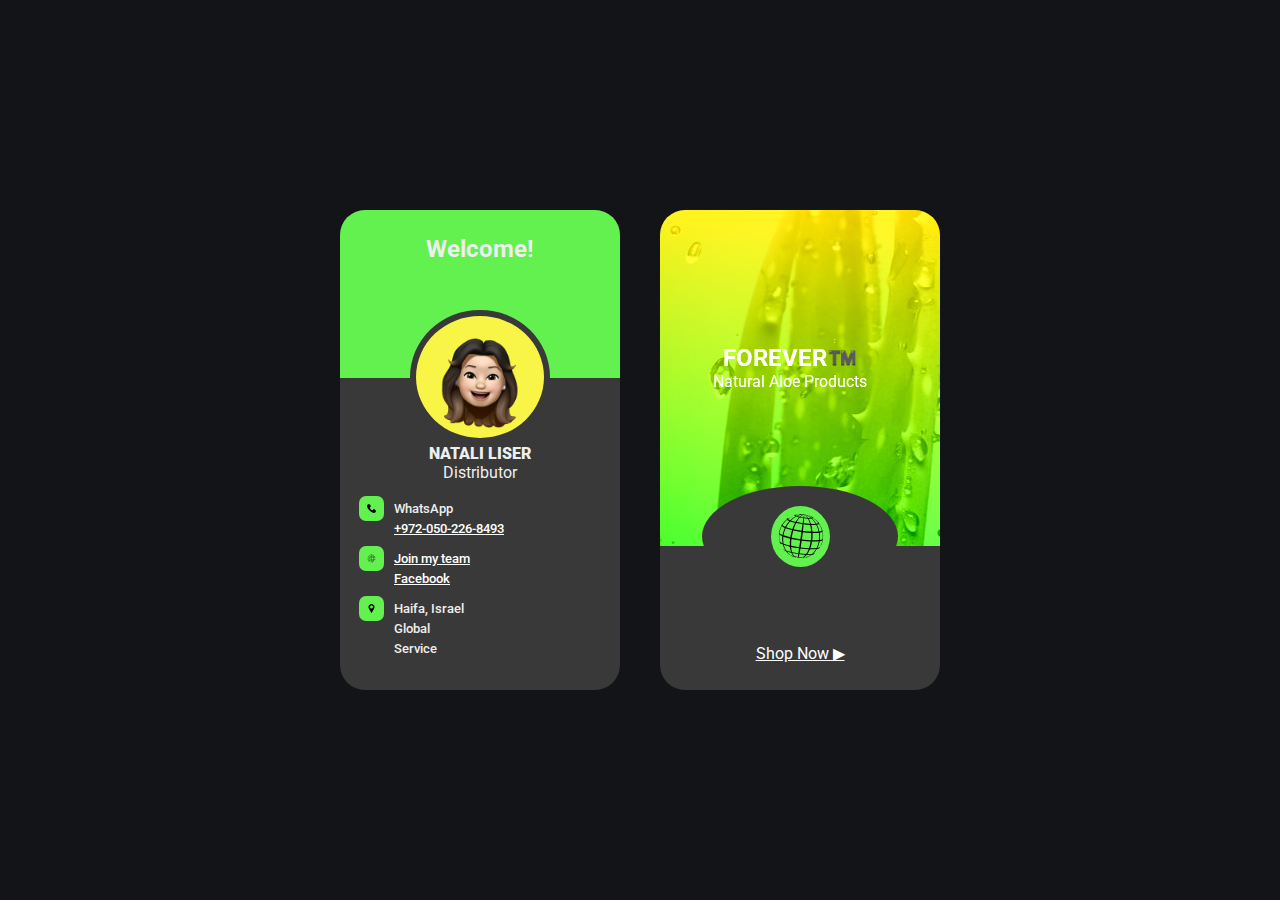
<file: index.html>
<!DOCTYPE html>
<html lang="en">
<head>
    <meta charset="UTF-8">
    <meta name="viewport" content="width=device-width, initial-scale=1.0">
    <title>NataliLiser.com</title>
    <link rel="stylesheet" href="style.css">
    <link rel="icon" type="image/x-icon" href="/aloe-vera.ico">
</head>
<body>
      
      <div class="business2">
      
        <div class="front">
          <div class="red">
      
            <div class="head">
              <div>
                <h2>Welcome!</h2>
              </div>
            </div>
          </div>
          <div class="avatar">
            <div class="img">
      
              <img src="/profile_smile.webp" alt="">
            </div>
            <p>Natali Liser</p>
            <p>Distributor</p>
          </div>
          <div class="infos">
            <div>
              <svg version="1.1" id="Capa_1" xmlns="http://www.w3.org/2000/svg" xmlns:xlink="http://www.w3.org/1999/xlink" x="0px" y="0px" viewBox="0 0 513.64 513.64" style="enable-background:new 0 0 513.64 513.64;" xml:space="preserve">
                <path d="M499.66,376.96l-71.68-71.68c-25.6-25.6-69.12-15.359-79.36,17.92c-7.68,23.041-33.28,35.841-56.32,30.72
                                      c-51.2-12.8-120.32-79.36-133.12-133.12c-7.68-23.041,7.68-48.641,30.72-56.32c33.28-10.24,43.52-53.76,17.92-79.36l-71.68-71.68
                                      c-20.48-17.92-51.2-17.92-69.12,0l-48.64,48.64c-48.64,51.2,5.12,186.88,125.44,307.2c120.32,120.32,256,176.641,307.2,125.44
                                      l48.64-48.64C517.581,425.6,517.581,394.88,499.66,376.96z" />
              </svg>
              <div>
                <p>WhatsApp</p>
                <p><a href="https://wa.me/9720502268493" style="color:white;">+972-050-226-8493</a></p>
              </div>
            </div>
            <div>
              <svg xmlns="http://www.w3.org/2000/svg" viewBox="0 0 50 50">
                <g id="Layer_7" data-name="Layer 7">
                  <path style="fill: #000;;" d="M47,27.57h0a21.55,21.55,0,0,0-.43-7.29.71.71,0,0,0,0-.41l-.27-1.06-.13,0a22.07,22.07,0,0,0-3-6.15.7.7,0,0,0-.15-.63l-.54-.73-.1-.13-.06.05.05-.06-.13.1h0a.63.63,0,0,1,.16.36,22.51,22.51,0,0,0-5.18-4.8c0-.25-.17-.52-.64-.81L36.45,6l-.3-.18-.07,0-.35-.2-.08,0-.35-.19a17.5,17.5,0,0,0-6.69-1.95h0l-.5,0h-.05v0L28,3.41h0v0h0v0l0,0v0l-.52-.1h0a18.63,18.63,0,0,0-3.4-.32,18.29,18.29,0,0,0-4.49.56l-.43.11-.28.09c-.55.19-.66.44-.63.63a22.66,22.66,0,0,0-6.33,3.27.52.52,0,0,1,.28-.48L12.12,7h0l0,.06-.1-.12-.14.1-.72.55a.67.67,0,0,0-.3.72,22.35,22.35,0,0,0-4.67,5.28.59.59,0,0,1,.07-.29l0,0-.13-.08-.56.94a.75.75,0,0,0-.06.59,21.69,21.69,0,0,0-2.38,6.71h-.1L3,21.86,3,22.55a.59.59,0,0,0,0,.33,21.42,21.42,0,0,0,.47,7.36h0l0,.18c0,.13.07.27.1.39s.07.27.11.4l0,.11c.07.24.15.49.23.73s.23.59.35.9l.15-.06c-.12-.33-.24-.67-.35-1A6.69,6.69,0,0,0,5.9,33c.29.14.61.29,1,.43a19.65,19.65,0,0,0,2.43,5.77L8.73,39a4.46,4.46,0,0,1-1.47-1l0-.05L7.1,38l.67.87a4.3,4.3,0,0,0,1.45,1c.22.11.47.22.74.33a16.07,16.07,0,0,0,3.73,3.68l0,.1,1,.57.12.06.41.19c.4.21.81.41,1.23.58l.28.12.41.16h0l0-.07v-.08l-.41-.17-.12-.05c.45.13.94.26,1.46.38a5,5,0,0,0,1.8.84l.28.07,0-.08v-.08A3.64,3.64,0,0,1,19,45.87c.92.2,1.92.38,2.91.52-.05.49-.05.49,0,.51l.26,0c.12,0,.23-.14.36-.45,1,.13,2,.23,3,.28a4.78,4.78,0,0,1-1.29.18H24v.16l.45,0h.07a6.15,6.15,0,0,0,1.9-.31l.83,0,.79,0v.1l.55-.08.71-.13.24,0,1.14-.27v0a16.55,16.55,0,0,0,5.18-2.66,4.6,4.6,0,0,0,1.89-.59l.88-.65-.1-.13,0,0a4.29,4.29,0,0,1-1.63.55A19.58,19.58,0,0,0,40.88,38a4.78,4.78,0,0,0,2.72-1h0l.35-.56c.07-.11.13-.23.22-.37l0-.08-.07,0-.07,0,.08,0,.07,0-.14-.07L44,36a4.5,4.5,0,0,1-2.58,1,22.92,22.92,0,0,0,2.23-6.72,5.93,5.93,0,0,0,2.8-1A21.14,21.14,0,0,1,44.58,35l.15.07c.15-.3.29-.59.43-.85l.61-1.47a20.78,20.78,0,0,0,1-3.86.74.74,0,0,0,0-.14L47,28l.06-.44h0ZM12.12,7h0l0-.06Zm25,.09A22.56,22.56,0,0,1,42.28,12a3.56,3.56,0,0,1-2,.7A22.64,22.64,0,0,0,36,7.52,2.22,2.22,0,0,0,37.11,7.09ZM26.63,12.17c-2.08-.29-4.16-.67-6-1.08a24.15,24.15,0,0,1,3.06-4.55c1.15.26,2.43.49,3.71.67C27.15,8.6,26.9,10.28,26.63,12.17Zm1,1.18c2.29.3,4.5.5,6.61.6a39.57,39.57,0,0,1,.93,6.67c-2.59-.12-5.36-.37-8.24-.74C27.2,17.57,27.44,15.37,27.63,13.35Zm-10,4.9a44.29,44.29,0,0,1,2.51-6.2c2,.44,4.19.83,6.39,1.15-.29,2-.6,4.17-.94,6.49C22.81,19.29,20.06,18.8,17.58,18.25Zm7.79,2.63c-.33,2.36-.68,4.83-1,7.33-3-.43-6-1-8.72-1.57a52.4,52.4,0,0,1,1.6-7.23C19.76,20,22.57,20.48,25.37,20.88Zm-5.77-10a39.56,39.56,0,0,1-4.7-1.37,21.93,21.93,0,0,1,5.22-3.94A23.16,23.16,0,0,0,23,6.38,24.54,24.54,0,0,0,19.6,10.86Zm-.54,1A39.89,39.89,0,0,0,16.35,18a51.33,51.33,0,0,1-6.21-1.82,27,27,0,0,1,3.95-5.8A41.71,41.71,0,0,0,19.06,11.81ZM16,19.12a48,48,0,0,0-1.68,7.21,55.59,55.59,0,0,1-6.8-2,27.54,27.54,0,0,1,2.13-7.08A53.15,53.15,0,0,0,16,19.12Zm-.52,8.79c2.71.6,5.72,1.14,8.72,1.56-.35,2.47-.66,4.75-.95,6.8-2.79-.4-5.59-.91-8.12-1.46A44.68,44.68,0,0,1,15.44,27.91Zm9,9.59c2.86.37,5.62.62,8.2.74a21.87,21.87,0,0,1-2.58,4.88c-2.06-.1-4.26-.29-6.54-.59C23.82,41.12,24.13,39.43,24.45,37.5Zm.18-1c.34-2.08.69-4.36,1-6.78,3.15.41,6.18.68,9,.82A38.63,38.63,0,0,1,33,37.22C30.38,37.1,27.56,36.84,24.63,36.46Zm1.21-8c.34-2.46.66-4.93.95-7.34,2.95.38,5.78.64,8.44.77a46.87,46.87,0,0,1-.37,7.39C32,29.1,29,28.82,25.84,28.41ZM35,12.93a22.83,22.83,0,0,0-2.34-5.24h.8a18.54,18.54,0,0,0,2-.1,22,22,0,0,1,4.19,5.21A28.53,28.53,0,0,1,36.5,13ZM36.84,14a30,30,0,0,0,3.39-.17,26.22,26.22,0,0,1,2.38,6.65,38.68,38.68,0,0,1-4.19.2l-2,0A36,36,0,0,0,35.32,14ZM35.58,5.64l.1.06c.3.18.47.35.49.49a22.53,22.53,0,0,0-5.9-2.43A18.78,18.78,0,0,1,35.58,5.64Zm.49.78a2.23,2.23,0,0,1-1,.34,18.75,18.75,0,0,0-5.37-2.95A22.18,22.18,0,0,1,36.07,6.42ZM29,3.76a17.51,17.51,0,0,1,5.58,3.07c-.46,0-1,.07-1.61.07l-.82,0a11.07,11.07,0,0,0-3.21-3.11Zm-.83,0,.39,0a9.6,9.6,0,0,1,2.92,3.09c-1-.06-2.16-.16-3.32-.31A23.7,23.7,0,0,0,28.15,3.74Zm0,3.57c1.33.17,2.62.29,3.84.35a23.87,23.87,0,0,1,2,5.23c-2-.09-4.08-.28-6.25-.57C27.9,10.4,28,8.71,28.1,7.31Zm-.6-3.67.39.07c-.09.58-.24,1.52-.42,2.75-1.1-.16-2.21-.36-3.21-.58A8.79,8.79,0,0,1,27.5,3.64Zm-.35-.1a10.15,10.15,0,0,0-3.53,2.2A24.13,24.13,0,0,1,21.16,5,16.41,16.41,0,0,1,27,3.51Zm-6.5,1.29-.39-.18a2.55,2.55,0,0,1-.74-.48,22.22,22.22,0,0,1,6-.83c.32,0,.65,0,1,0A17.56,17.56,0,0,0,20.65,4.83Zm-1.23-1c0-.07.15-.18.46-.29a19.11,19.11,0,0,1,4.2-.47c.56,0,1.12,0,1.69.07h-.52a22.23,22.23,0,0,0-5.85.78A.29.29,0,0,1,19.42,3.84Zm-1.08.7a2.71,2.71,0,0,0,.93.64l.32.15a22.69,22.69,0,0,0-5.4,3.88c-.25-.11-.49-.21-.71-.32a4.1,4.1,0,0,1-1.44-1A22.47,22.47,0,0,1,18.34,4.54Zm-7.25,4.1a4.3,4.3,0,0,0,1.57,1.1c.21.11.45.21.7.32a26.27,26.27,0,0,0-4.09,5.75l-.93-.42A5.27,5.27,0,0,1,6.42,14,22.86,22.86,0,0,1,11.09,8.64ZM5.73,31.9a5.27,5.27,0,0,1-2-1.39,21.22,21.22,0,0,1-.5-7.15,6.6,6.6,0,0,0,2.07,1.41l1,.47a23.73,23.73,0,0,0,.24,7.06ZM6.55,24c-.36-.15-.69-.31-1-.46A5.52,5.52,0,0,1,3.44,22,21.69,21.69,0,0,1,5.8,15.11a5.76,5.76,0,0,0,2,1.37l1,.43A26.27,26.27,0,0,0,6.55,24Zm.76,1.64a55.59,55.59,0,0,0,6.8,2,39,39,0,0,0-.28,6.92,52.28,52.28,0,0,1-6.31-1.86A24.34,24.34,0,0,1,7.31,25.61Zm.45,8.2a53.4,53.4,0,0,0,6.15,1.8A22.74,22.74,0,0,0,15,41a40.1,40.1,0,0,1-4.88-1.44A18.92,18.92,0,0,1,7.76,33.81Zm7.08,10.54a14.63,14.63,0,0,1-4.07-3.83,41.09,41.09,0,0,0,4.56,1.32,9.66,9.66,0,0,0,2.13,3.3A23,23,0,0,1,14.84,44.35ZM21.91,46c-1.25-.18-2.51-.4-3.64-.65a8.63,8.63,0,0,1-1.94-3.26c1.85.41,3.91.77,6,1.07C22.11,44.39,22,45.36,21.91,46Zm.47-3.61c-2.18-.31-4.36-.7-6.33-1.14a23.55,23.55,0,0,1-.9-5.34c2.46.54,5.2,1,7.92,1.42C22.8,39.26,22.57,41,22.38,42.37Zm4,4.05c-1.18-.06-2.45-.17-3.76-.34a26.78,26.78,0,0,0,.72-2.8c2.13.28,4.19.47,6.15.56A9.17,9.17,0,0,1,26.41,46.42Zm3.44-.06a18.28,18.28,0,0,1-2,.1h-.57a10.42,10.42,0,0,0,3.27-2.56l1.5,0a28.51,28.51,0,0,0,3-.13A15.78,15.78,0,0,1,29.85,46.36ZM36,43a29.42,29.42,0,0,1-3.36.16c-.46,0-.94,0-1.45,0A21.19,21.19,0,0,0,34,38.3l2,0a37.25,37.25,0,0,0,4.11-.2A19.25,19.25,0,0,1,36,43Zm4.6-5.93a37.68,37.68,0,0,1-4.29.21l-1.94,0a35.12,35.12,0,0,0,1.73-6.72c.74,0,1.46,0,2.13,0a40,40,0,0,0,4.58-.23A23.15,23.15,0,0,1,40.59,37.09Zm2.4-8a40.42,40.42,0,0,1-4.61.23l-2.11,0a41.66,41.66,0,0,0,.28-7.4l2,0a37.87,37.87,0,0,0,4.3-.21A26.46,26.46,0,0,1,43,29.09ZM40.93,13.75A4.06,4.06,0,0,0,43,13a22.51,22.51,0,0,1,3,6.43,4.68,4.68,0,0,1-2.6,1A25.36,25.36,0,0,0,40.93,13.75ZM46.7,27.9A5.08,5.08,0,0,1,43.87,29a25.73,25.73,0,0,0-.2-7.38,5.34,5.34,0,0,0,2.66-.95A21.61,21.61,0,0,1,46.7,27.9Z" />
                </g>
              </svg>
              <div>
                <p><a href="https://tinyurl.com/nataliliser" style="color:white;">Join my team</a></p>
                <p><a href="https://www.facebook.com/aloelife2020" style="color:white;">Facebook</a></p>
              </div>
            </div>
            <div>
              <svg version="1.1" id="Layer_1" xmlns="http://www.w3.org/2000/svg" xmlns:xlink="http://www.w3.org/1999/xlink" x="0px" y="0px" viewBox="0 0 512 512" style="enable-background:new 0 0 512 512;" xml:space="preserve">
                <path d="M256,0C161.896,0,85.333,76.563,85.333,170.667c0,28.25,7.063,56.26,20.49,81.104L246.667,506.5
                                      c1.875,3.396,5.448,5.5,9.333,5.5s7.458-2.104,9.333-5.5l140.896-254.813c13.375-24.76,20.438-52.771,20.438-81.021
                                      C426.667,76.563,350.104,0,256,0z M256,256c-47.052,0-85.333-38.281-85.333-85.333c0-47.052,38.281-85.333,85.333-85.333
                                      s85.333,38.281,85.333,85.333C341.333,217.719,303.052,256,256,256z" />
              </svg>
              <div>
                <p>Haifa, Israel</p>
                <p>Global</p>
                <p>Service</p>
              </div>
            </div>
          </div>
        </div>
      
        <!-- back -->
        <div class="back">
          <div class="top">
            <div>
              <h2>FOREVER™️</h2>
              <p>Natural Aloe Products</p>
            </div>
          </div>
          <div class="webicon">
            <div>
              <svg xmlns="http://www.w3.org/2000/svg" viewBox="0 0 50 50">
                <g id="Layer_7" data-name="Layer 7">
                  <path style=" fill: #000;" d="M47,27.57h0a21.55,21.55,0,0,0-.43-7.29.71.71,0,0,0,0-.41l-.27-1.06-.13,0a22.07,22.07,0,0,0-3-6.15.7.7,0,0,0-.15-.63l-.54-.73-.1-.13-.06.05.05-.06-.13.1h0a.63.63,0,0,1,.16.36,22.51,22.51,0,0,0-5.18-4.8c0-.25-.17-.52-.64-.81L36.45,6l-.3-.18-.07,0-.35-.2-.08,0-.35-.19a17.5,17.5,0,0,0-6.69-1.95h0l-.5,0h-.05v0L28,3.41h0v0h0v0l0,0v0l-.52-.1h0a18.63,18.63,0,0,0-3.4-.32,18.29,18.29,0,0,0-4.49.56l-.43.11-.28.09c-.55.19-.66.44-.63.63a22.66,22.66,0,0,0-6.33,3.27.52.52,0,0,1,.28-.48L12.12,7h0l0,.06-.1-.12-.14.1-.72.55a.67.67,0,0,0-.3.72,22.35,22.35,0,0,0-4.67,5.28.59.59,0,0,1,.07-.29l0,0-.13-.08-.56.94a.75.75,0,0,0-.06.59,21.69,21.69,0,0,0-2.38,6.71h-.1L3,21.86,3,22.55a.59.59,0,0,0,0,.33,21.42,21.42,0,0,0,.47,7.36h0l0,.18c0,.13.07.27.1.39s.07.27.11.4l0,.11c.07.24.15.49.23.73s.23.59.35.9l.15-.06c-.12-.33-.24-.67-.35-1A6.69,6.69,0,0,0,5.9,33c.29.14.61.29,1,.43a19.65,19.65,0,0,0,2.43,5.77L8.73,39a4.46,4.46,0,0,1-1.47-1l0-.05L7.1,38l.67.87a4.3,4.3,0,0,0,1.45,1c.22.11.47.22.74.33a16.07,16.07,0,0,0,3.73,3.68l0,.1,1,.57.12.06.41.19c.4.21.81.41,1.23.58l.28.12.41.16h0l0-.07v-.08l-.41-.17-.12-.05c.45.13.94.26,1.46.38a5,5,0,0,0,1.8.84l.28.07,0-.08v-.08A3.64,3.64,0,0,1,19,45.87c.92.2,1.92.38,2.91.52-.05.49-.05.49,0,.51l.26,0c.12,0,.23-.14.36-.45,1,.13,2,.23,3,.28a4.78,4.78,0,0,1-1.29.18H24v.16l.45,0h.07a6.15,6.15,0,0,0,1.9-.31l.83,0,.79,0v.1l.55-.08.71-.13.24,0,1.14-.27v0a16.55,16.55,0,0,0,5.18-2.66,4.6,4.6,0,0,0,1.89-.59l.88-.65-.1-.13,0,0a4.29,4.29,0,0,1-1.63.55A19.58,19.58,0,0,0,40.88,38a4.78,4.78,0,0,0,2.72-1h0l.35-.56c.07-.11.13-.23.22-.37l0-.08-.07,0-.07,0,.08,0,.07,0-.14-.07L44,36a4.5,4.5,0,0,1-2.58,1,22.92,22.92,0,0,0,2.23-6.72,5.93,5.93,0,0,0,2.8-1A21.14,21.14,0,0,1,44.58,35l.15.07c.15-.3.29-.59.43-.85l.61-1.47a20.78,20.78,0,0,0,1-3.86.74.74,0,0,0,0-.14L47,28l.06-.44h0ZM12.12,7h0l0-.06Zm25,.09A22.56,22.56,0,0,1,42.28,12a3.56,3.56,0,0,1-2,.7A22.64,22.64,0,0,0,36,7.52,2.22,2.22,0,0,0,37.11,7.09ZM26.63,12.17c-2.08-.29-4.16-.67-6-1.08a24.15,24.15,0,0,1,3.06-4.55c1.15.26,2.43.49,3.71.67C27.15,8.6,26.9,10.28,26.63,12.17Zm1,1.18c2.29.3,4.5.5,6.61.6a39.57,39.57,0,0,1,.93,6.67c-2.59-.12-5.36-.37-8.24-.74C27.2,17.57,27.44,15.37,27.63,13.35Zm-10,4.9a44.29,44.29,0,0,1,2.51-6.2c2,.44,4.19.83,6.39,1.15-.29,2-.6,4.17-.94,6.49C22.81,19.29,20.06,18.8,17.58,18.25Zm7.79,2.63c-.33,2.36-.68,4.83-1,7.33-3-.43-6-1-8.72-1.57a52.4,52.4,0,0,1,1.6-7.23C19.76,20,22.57,20.48,25.37,20.88Zm-5.77-10a39.56,39.56,0,0,1-4.7-1.37,21.93,21.93,0,0,1,5.22-3.94A23.16,23.16,0,0,0,23,6.38,24.54,24.54,0,0,0,19.6,10.86Zm-.54,1A39.89,39.89,0,0,0,16.35,18a51.33,51.33,0,0,1-6.21-1.82,27,27,0,0,1,3.95-5.8A41.71,41.71,0,0,0,19.06,11.81ZM16,19.12a48,48,0,0,0-1.68,7.21,55.59,55.59,0,0,1-6.8-2,27.54,27.54,0,0,1,2.13-7.08A53.15,53.15,0,0,0,16,19.12Zm-.52,8.79c2.71.6,5.72,1.14,8.72,1.56-.35,2.47-.66,4.75-.95,6.8-2.79-.4-5.59-.91-8.12-1.46A44.68,44.68,0,0,1,15.44,27.91Zm9,9.59c2.86.37,5.62.62,8.2.74a21.87,21.87,0,0,1-2.58,4.88c-2.06-.1-4.26-.29-6.54-.59C23.82,41.12,24.13,39.43,24.45,37.5Zm.18-1c.34-2.08.69-4.36,1-6.78,3.15.41,6.18.68,9,.82A38.63,38.63,0,0,1,33,37.22C30.38,37.1,27.56,36.84,24.63,36.46Zm1.21-8c.34-2.46.66-4.93.95-7.34,2.95.38,5.78.64,8.44.77a46.87,46.87,0,0,1-.37,7.39C32,29.1,29,28.82,25.84,28.41ZM35,12.93a22.83,22.83,0,0,0-2.34-5.24h.8a18.54,18.54,0,0,0,2-.1,22,22,0,0,1,4.19,5.21A28.53,28.53,0,0,1,36.5,13ZM36.84,14a30,30,0,0,0,3.39-.17,26.22,26.22,0,0,1,2.38,6.65,38.68,38.68,0,0,1-4.19.2l-2,0A36,36,0,0,0,35.32,14ZM35.58,5.64l.1.06c.3.18.47.35.49.49a22.53,22.53,0,0,0-5.9-2.43A18.78,18.78,0,0,1,35.58,5.64Zm.49.78a2.23,2.23,0,0,1-1,.34,18.75,18.75,0,0,0-5.37-2.95A22.18,22.18,0,0,1,36.07,6.42ZM29,3.76a17.51,17.51,0,0,1,5.58,3.07c-.46,0-1,.07-1.61.07l-.82,0a11.07,11.07,0,0,0-3.21-3.11Zm-.83,0,.39,0a9.6,9.6,0,0,1,2.92,3.09c-1-.06-2.16-.16-3.32-.31A23.7,23.7,0,0,0,28.15,3.74Zm0,3.57c1.33.17,2.62.29,3.84.35a23.87,23.87,0,0,1,2,5.23c-2-.09-4.08-.28-6.25-.57C27.9,10.4,28,8.71,28.1,7.31Zm-.6-3.67.39.07c-.09.58-.24,1.52-.42,2.75-1.1-.16-2.21-.36-3.21-.58A8.79,8.79,0,0,1,27.5,3.64Zm-.35-.1a10.15,10.15,0,0,0-3.53,2.2A24.13,24.13,0,0,1,21.16,5,16.41,16.41,0,0,1,27,3.51Zm-6.5,1.29-.39-.18a2.55,2.55,0,0,1-.74-.48,22.22,22.22,0,0,1,6-.83c.32,0,.65,0,1,0A17.56,17.56,0,0,0,20.65,4.83Zm-1.23-1c0-.07.15-.18.46-.29a19.11,19.11,0,0,1,4.2-.47c.56,0,1.12,0,1.69.07h-.52a22.23,22.23,0,0,0-5.85.78A.29.29,0,0,1,19.42,3.84Zm-1.08.7a2.71,2.71,0,0,0,.93.64l.32.15a22.69,22.69,0,0,0-5.4,3.88c-.25-.11-.49-.21-.71-.32a4.1,4.1,0,0,1-1.44-1A22.47,22.47,0,0,1,18.34,4.54Zm-7.25,4.1a4.3,4.3,0,0,0,1.57,1.1c.21.11.45.21.7.32a26.27,26.27,0,0,0-4.09,5.75l-.93-.42A5.27,5.27,0,0,1,6.42,14,22.86,22.86,0,0,1,11.09,8.64ZM5.73,31.9a5.27,5.27,0,0,1-2-1.39,21.22,21.22,0,0,1-.5-7.15,6.6,6.6,0,0,0,2.07,1.41l1,.47a23.73,23.73,0,0,0,.24,7.06ZM6.55,24c-.36-.15-.69-.31-1-.46A5.52,5.52,0,0,1,3.44,22,21.69,21.69,0,0,1,5.8,15.11a5.76,5.76,0,0,0,2,1.37l1,.43A26.27,26.27,0,0,0,6.55,24Zm.76,1.64a55.59,55.59,0,0,0,6.8,2,39,39,0,0,0-.28,6.92,52.28,52.28,0,0,1-6.31-1.86A24.34,24.34,0,0,1,7.31,25.61Zm.45,8.2a53.4,53.4,0,0,0,6.15,1.8A22.74,22.74,0,0,0,15,41a40.1,40.1,0,0,1-4.88-1.44A18.92,18.92,0,0,1,7.76,33.81Zm7.08,10.54a14.63,14.63,0,0,1-4.07-3.83,41.09,41.09,0,0,0,4.56,1.32,9.66,9.66,0,0,0,2.13,3.3A23,23,0,0,1,14.84,44.35ZM21.91,46c-1.25-.18-2.51-.4-3.64-.65a8.63,8.63,0,0,1-1.94-3.26c1.85.41,3.91.77,6,1.07C22.11,44.39,22,45.36,21.91,46Zm.47-3.61c-2.18-.31-4.36-.7-6.33-1.14a23.55,23.55,0,0,1-.9-5.34c2.46.54,5.2,1,7.92,1.42C22.8,39.26,22.57,41,22.38,42.37Zm4,4.05c-1.18-.06-2.45-.17-3.76-.34a26.78,26.78,0,0,0,.72-2.8c2.13.28,4.19.47,6.15.56A9.17,9.17,0,0,1,26.41,46.42Zm3.44-.06a18.28,18.28,0,0,1-2,.1h-.57a10.42,10.42,0,0,0,3.27-2.56l1.5,0a28.51,28.51,0,0,0,3-.13A15.78,15.78,0,0,1,29.85,46.36ZM36,43a29.42,29.42,0,0,1-3.36.16c-.46,0-.94,0-1.45,0A21.19,21.19,0,0,0,34,38.3l2,0a37.25,37.25,0,0,0,4.11-.2A19.25,19.25,0,0,1,36,43Zm4.6-5.93a37.68,37.68,0,0,1-4.29.21l-1.94,0a35.12,35.12,0,0,0,1.73-6.72c.74,0,1.46,0,2.13,0a40,40,0,0,0,4.58-.23A23.15,23.15,0,0,1,40.59,37.09Zm2.4-8a40.42,40.42,0,0,1-4.61.23l-2.11,0a41.66,41.66,0,0,0,.28-7.4l2,0a37.87,37.87,0,0,0,4.3-.21A26.46,26.46,0,0,1,43,29.09ZM40.93,13.75A4.06,4.06,0,0,0,43,13a22.51,22.51,0,0,1,3,6.43,4.68,4.68,0,0,1-2.6,1A25.36,25.36,0,0,0,40.93,13.75ZM46.7,27.9A5.08,5.08,0,0,1,43.87,29a25.73,25.73,0,0,0-.2-7.38,5.34,5.34,0,0,0,2.66-.95A21.61,21.61,0,0,1,46.7,27.9Z" />
                </g>
              </svg>
            </div>
          </div>
          <p><a href="https://flpil.co.il/?agent=39974" style="color:white;">Shop Now ▶</a></p>
          
          
        </div>
      
      </div>
</body>
</html>
</file>
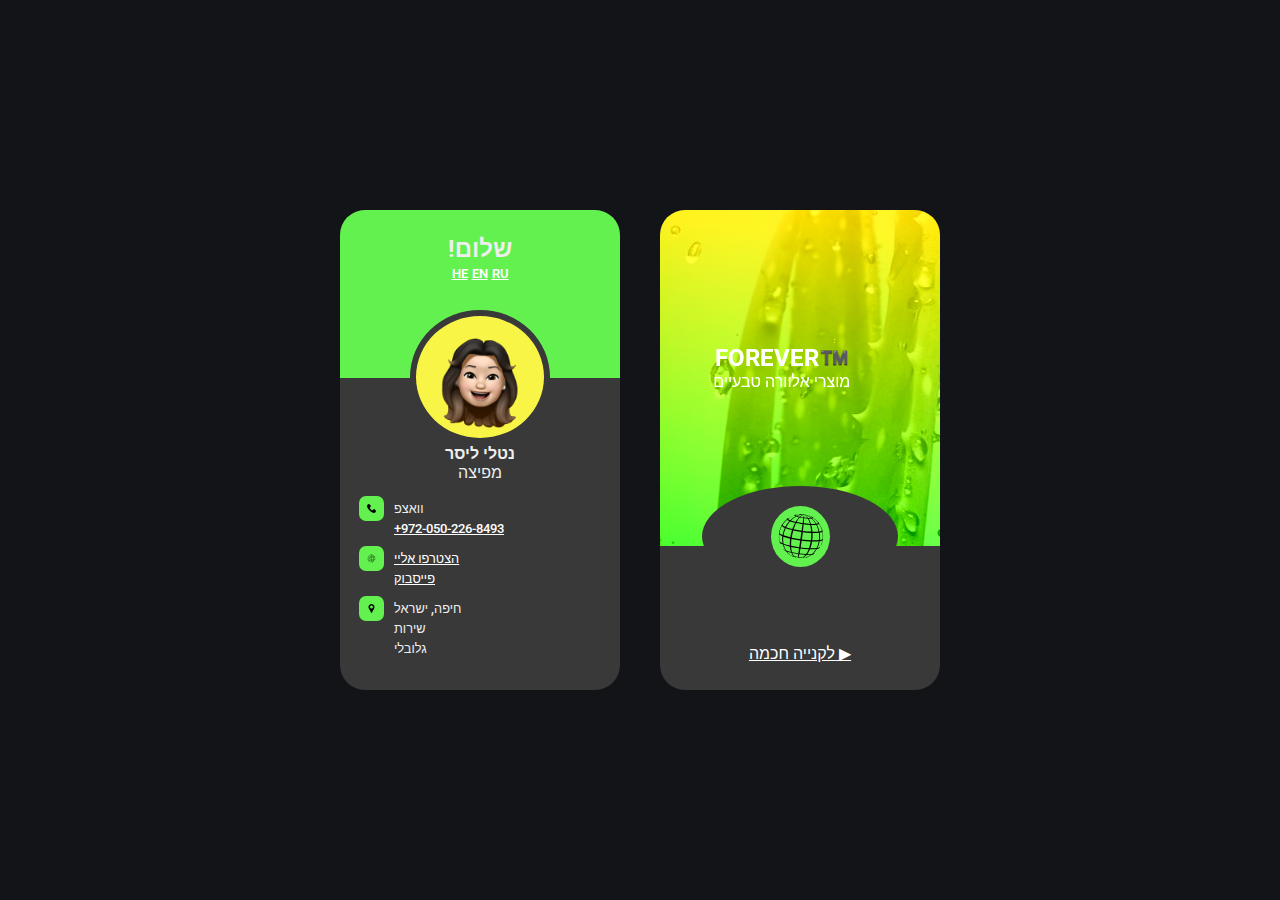
<file: index_he.html>
<!DOCTYPE html>
<html lang="en">
<head>
    <meta charset="UTF-8">
    <meta name="viewport" content="width=device-width, initial-scale=1.0">
    <title>NataliLiser.com</title>
    <link rel="stylesheet" href="style.css">
    <link rel="icon" type="image/x-icon" href="/aloe-vera.ico">
</head>
<body>
      
      <div class="business2">
      
        <div class="front">
          <div class="red">
      
            <div class="head">
              <div>
                <h2>!שלום</h2>
                <div class="two">
                  <p><a href="index_he.html" style="color:white;">HE</a></p>
                  <p><a href="index.html" style="color:white;">EN</a></p>
                  <p><a href="index_ru.html" style="color:white;">RU</a></p>
              </div>
              </div>
            </div>
          </div>
          <div class="avatar">
            <div class="img">
      
              <img src="/profile_smile.webp" alt="">
            </div>
            <p>נטלי ליסר</p>
            <p>מפיצה</p>
          </div>
          <div class="infos">
            <div>
              <svg version="1.1" id="Capa_1" xmlns="http://www.w3.org/2000/svg" xmlns:xlink="http://www.w3.org/1999/xlink" x="0px" y="0px" viewBox="0 0 513.64 513.64" style="enable-background:new 0 0 513.64 513.64;" xml:space="preserve">
                <path d="M499.66,376.96l-71.68-71.68c-25.6-25.6-69.12-15.359-79.36,17.92c-7.68,23.041-33.28,35.841-56.32,30.72
                                      c-51.2-12.8-120.32-79.36-133.12-133.12c-7.68-23.041,7.68-48.641,30.72-56.32c33.28-10.24,43.52-53.76,17.92-79.36l-71.68-71.68
                                      c-20.48-17.92-51.2-17.92-69.12,0l-48.64,48.64c-48.64,51.2,5.12,186.88,125.44,307.2c120.32,120.32,256,176.641,307.2,125.44
                                      l48.64-48.64C517.581,425.6,517.581,394.88,499.66,376.96z" />
              </svg>
              <div>
                <p>וואצפ</p>
                <p><a href="https://wa.me/9720502268493" style="color:white;">+972-050-226-8493</a></p>
              </div>
            </div>
            <div>
              <svg xmlns="http://www.w3.org/2000/svg" viewBox="0 0 50 50">
                <g id="Layer_7" data-name="Layer 7">
                  <path style="fill: #000;;" d="M47,27.57h0a21.55,21.55,0,0,0-.43-7.29.71.71,0,0,0,0-.41l-.27-1.06-.13,0a22.07,22.07,0,0,0-3-6.15.7.7,0,0,0-.15-.63l-.54-.73-.1-.13-.06.05.05-.06-.13.1h0a.63.63,0,0,1,.16.36,22.51,22.51,0,0,0-5.18-4.8c0-.25-.17-.52-.64-.81L36.45,6l-.3-.18-.07,0-.35-.2-.08,0-.35-.19a17.5,17.5,0,0,0-6.69-1.95h0l-.5,0h-.05v0L28,3.41h0v0h0v0l0,0v0l-.52-.1h0a18.63,18.63,0,0,0-3.4-.32,18.29,18.29,0,0,0-4.49.56l-.43.11-.28.09c-.55.19-.66.44-.63.63a22.66,22.66,0,0,0-6.33,3.27.52.52,0,0,1,.28-.48L12.12,7h0l0,.06-.1-.12-.14.1-.72.55a.67.67,0,0,0-.3.72,22.35,22.35,0,0,0-4.67,5.28.59.59,0,0,1,.07-.29l0,0-.13-.08-.56.94a.75.75,0,0,0-.06.59,21.69,21.69,0,0,0-2.38,6.71h-.1L3,21.86,3,22.55a.59.59,0,0,0,0,.33,21.42,21.42,0,0,0,.47,7.36h0l0,.18c0,.13.07.27.1.39s.07.27.11.4l0,.11c.07.24.15.49.23.73s.23.59.35.9l.15-.06c-.12-.33-.24-.67-.35-1A6.69,6.69,0,0,0,5.9,33c.29.14.61.29,1,.43a19.65,19.65,0,0,0,2.43,5.77L8.73,39a4.46,4.46,0,0,1-1.47-1l0-.05L7.1,38l.67.87a4.3,4.3,0,0,0,1.45,1c.22.11.47.22.74.33a16.07,16.07,0,0,0,3.73,3.68l0,.1,1,.57.12.06.41.19c.4.21.81.41,1.23.58l.28.12.41.16h0l0-.07v-.08l-.41-.17-.12-.05c.45.13.94.26,1.46.38a5,5,0,0,0,1.8.84l.28.07,0-.08v-.08A3.64,3.64,0,0,1,19,45.87c.92.2,1.92.38,2.91.52-.05.49-.05.49,0,.51l.26,0c.12,0,.23-.14.36-.45,1,.13,2,.23,3,.28a4.78,4.78,0,0,1-1.29.18H24v.16l.45,0h.07a6.15,6.15,0,0,0,1.9-.31l.83,0,.79,0v.1l.55-.08.71-.13.24,0,1.14-.27v0a16.55,16.55,0,0,0,5.18-2.66,4.6,4.6,0,0,0,1.89-.59l.88-.65-.1-.13,0,0a4.29,4.29,0,0,1-1.63.55A19.58,19.58,0,0,0,40.88,38a4.78,4.78,0,0,0,2.72-1h0l.35-.56c.07-.11.13-.23.22-.37l0-.08-.07,0-.07,0,.08,0,.07,0-.14-.07L44,36a4.5,4.5,0,0,1-2.58,1,22.92,22.92,0,0,0,2.23-6.72,5.93,5.93,0,0,0,2.8-1A21.14,21.14,0,0,1,44.58,35l.15.07c.15-.3.29-.59.43-.85l.61-1.47a20.78,20.78,0,0,0,1-3.86.74.74,0,0,0,0-.14L47,28l.06-.44h0ZM12.12,7h0l0-.06Zm25,.09A22.56,22.56,0,0,1,42.28,12a3.56,3.56,0,0,1-2,.7A22.64,22.64,0,0,0,36,7.52,2.22,2.22,0,0,0,37.11,7.09ZM26.63,12.17c-2.08-.29-4.16-.67-6-1.08a24.15,24.15,0,0,1,3.06-4.55c1.15.26,2.43.49,3.71.67C27.15,8.6,26.9,10.28,26.63,12.17Zm1,1.18c2.29.3,4.5.5,6.61.6a39.57,39.57,0,0,1,.93,6.67c-2.59-.12-5.36-.37-8.24-.74C27.2,17.57,27.44,15.37,27.63,13.35Zm-10,4.9a44.29,44.29,0,0,1,2.51-6.2c2,.44,4.19.83,6.39,1.15-.29,2-.6,4.17-.94,6.49C22.81,19.29,20.06,18.8,17.58,18.25Zm7.79,2.63c-.33,2.36-.68,4.83-1,7.33-3-.43-6-1-8.72-1.57a52.4,52.4,0,0,1,1.6-7.23C19.76,20,22.57,20.48,25.37,20.88Zm-5.77-10a39.56,39.56,0,0,1-4.7-1.37,21.93,21.93,0,0,1,5.22-3.94A23.16,23.16,0,0,0,23,6.38,24.54,24.54,0,0,0,19.6,10.86Zm-.54,1A39.89,39.89,0,0,0,16.35,18a51.33,51.33,0,0,1-6.21-1.82,27,27,0,0,1,3.95-5.8A41.71,41.71,0,0,0,19.06,11.81ZM16,19.12a48,48,0,0,0-1.68,7.21,55.59,55.59,0,0,1-6.8-2,27.54,27.54,0,0,1,2.13-7.08A53.15,53.15,0,0,0,16,19.12Zm-.52,8.79c2.71.6,5.72,1.14,8.72,1.56-.35,2.47-.66,4.75-.95,6.8-2.79-.4-5.59-.91-8.12-1.46A44.68,44.68,0,0,1,15.44,27.91Zm9,9.59c2.86.37,5.62.62,8.2.74a21.87,21.87,0,0,1-2.58,4.88c-2.06-.1-4.26-.29-6.54-.59C23.82,41.12,24.13,39.43,24.45,37.5Zm.18-1c.34-2.08.69-4.36,1-6.78,3.15.41,6.18.68,9,.82A38.63,38.63,0,0,1,33,37.22C30.38,37.1,27.56,36.84,24.63,36.46Zm1.21-8c.34-2.46.66-4.93.95-7.34,2.95.38,5.78.64,8.44.77a46.87,46.87,0,0,1-.37,7.39C32,29.1,29,28.82,25.84,28.41ZM35,12.93a22.83,22.83,0,0,0-2.34-5.24h.8a18.54,18.54,0,0,0,2-.1,22,22,0,0,1,4.19,5.21A28.53,28.53,0,0,1,36.5,13ZM36.84,14a30,30,0,0,0,3.39-.17,26.22,26.22,0,0,1,2.38,6.65,38.68,38.68,0,0,1-4.19.2l-2,0A36,36,0,0,0,35.32,14ZM35.58,5.64l.1.06c.3.18.47.35.49.49a22.53,22.53,0,0,0-5.9-2.43A18.78,18.78,0,0,1,35.58,5.64Zm.49.78a2.23,2.23,0,0,1-1,.34,18.75,18.75,0,0,0-5.37-2.95A22.18,22.18,0,0,1,36.07,6.42ZM29,3.76a17.51,17.51,0,0,1,5.58,3.07c-.46,0-1,.07-1.61.07l-.82,0a11.07,11.07,0,0,0-3.21-3.11Zm-.83,0,.39,0a9.6,9.6,0,0,1,2.92,3.09c-1-.06-2.16-.16-3.32-.31A23.7,23.7,0,0,0,28.15,3.74Zm0,3.57c1.33.17,2.62.29,3.84.35a23.87,23.87,0,0,1,2,5.23c-2-.09-4.08-.28-6.25-.57C27.9,10.4,28,8.71,28.1,7.31Zm-.6-3.67.39.07c-.09.58-.24,1.52-.42,2.75-1.1-.16-2.21-.36-3.21-.58A8.79,8.79,0,0,1,27.5,3.64Zm-.35-.1a10.15,10.15,0,0,0-3.53,2.2A24.13,24.13,0,0,1,21.16,5,16.41,16.41,0,0,1,27,3.51Zm-6.5,1.29-.39-.18a2.55,2.55,0,0,1-.74-.48,22.22,22.22,0,0,1,6-.83c.32,0,.65,0,1,0A17.56,17.56,0,0,0,20.65,4.83Zm-1.23-1c0-.07.15-.18.46-.29a19.11,19.11,0,0,1,4.2-.47c.56,0,1.12,0,1.69.07h-.52a22.23,22.23,0,0,0-5.85.78A.29.29,0,0,1,19.42,3.84Zm-1.08.7a2.71,2.71,0,0,0,.93.64l.32.15a22.69,22.69,0,0,0-5.4,3.88c-.25-.11-.49-.21-.71-.32a4.1,4.1,0,0,1-1.44-1A22.47,22.47,0,0,1,18.34,4.54Zm-7.25,4.1a4.3,4.3,0,0,0,1.57,1.1c.21.11.45.21.7.32a26.27,26.27,0,0,0-4.09,5.75l-.93-.42A5.27,5.27,0,0,1,6.42,14,22.86,22.86,0,0,1,11.09,8.64ZM5.73,31.9a5.27,5.27,0,0,1-2-1.39,21.22,21.22,0,0,1-.5-7.15,6.6,6.6,0,0,0,2.07,1.41l1,.47a23.73,23.73,0,0,0,.24,7.06ZM6.55,24c-.36-.15-.69-.31-1-.46A5.52,5.52,0,0,1,3.44,22,21.69,21.69,0,0,1,5.8,15.11a5.76,5.76,0,0,0,2,1.37l1,.43A26.27,26.27,0,0,0,6.55,24Zm.76,1.64a55.59,55.59,0,0,0,6.8,2,39,39,0,0,0-.28,6.92,52.28,52.28,0,0,1-6.31-1.86A24.34,24.34,0,0,1,7.31,25.61Zm.45,8.2a53.4,53.4,0,0,0,6.15,1.8A22.74,22.74,0,0,0,15,41a40.1,40.1,0,0,1-4.88-1.44A18.92,18.92,0,0,1,7.76,33.81Zm7.08,10.54a14.63,14.63,0,0,1-4.07-3.83,41.09,41.09,0,0,0,4.56,1.32,9.66,9.66,0,0,0,2.13,3.3A23,23,0,0,1,14.84,44.35ZM21.91,46c-1.25-.18-2.51-.4-3.64-.65a8.63,8.63,0,0,1-1.94-3.26c1.85.41,3.91.77,6,1.07C22.11,44.39,22,45.36,21.91,46Zm.47-3.61c-2.18-.31-4.36-.7-6.33-1.14a23.55,23.55,0,0,1-.9-5.34c2.46.54,5.2,1,7.92,1.42C22.8,39.26,22.57,41,22.38,42.37Zm4,4.05c-1.18-.06-2.45-.17-3.76-.34a26.78,26.78,0,0,0,.72-2.8c2.13.28,4.19.47,6.15.56A9.17,9.17,0,0,1,26.41,46.42Zm3.44-.06a18.28,18.28,0,0,1-2,.1h-.57a10.42,10.42,0,0,0,3.27-2.56l1.5,0a28.51,28.51,0,0,0,3-.13A15.78,15.78,0,0,1,29.85,46.36ZM36,43a29.42,29.42,0,0,1-3.36.16c-.46,0-.94,0-1.45,0A21.19,21.19,0,0,0,34,38.3l2,0a37.25,37.25,0,0,0,4.11-.2A19.25,19.25,0,0,1,36,43Zm4.6-5.93a37.68,37.68,0,0,1-4.29.21l-1.94,0a35.12,35.12,0,0,0,1.73-6.72c.74,0,1.46,0,2.13,0a40,40,0,0,0,4.58-.23A23.15,23.15,0,0,1,40.59,37.09Zm2.4-8a40.42,40.42,0,0,1-4.61.23l-2.11,0a41.66,41.66,0,0,0,.28-7.4l2,0a37.87,37.87,0,0,0,4.3-.21A26.46,26.46,0,0,1,43,29.09ZM40.93,13.75A4.06,4.06,0,0,0,43,13a22.51,22.51,0,0,1,3,6.43,4.68,4.68,0,0,1-2.6,1A25.36,25.36,0,0,0,40.93,13.75ZM46.7,27.9A5.08,5.08,0,0,1,43.87,29a25.73,25.73,0,0,0-.2-7.38,5.34,5.34,0,0,0,2.66-.95A21.61,21.61,0,0,1,46.7,27.9Z" />
                </g>
              </svg>
              <div>
                <p><a href="https://tinyurl.com/nataliliser" style="color:white;">הצטרפו אליי</a></p>
                <p><a href="https://www.facebook.com/aloelife2020" style="color:white;">פייסבוק</a></p>
              </div>
            </div>
            <div>
              <svg version="1.1" id="Layer_1" xmlns="http://www.w3.org/2000/svg" xmlns:xlink="http://www.w3.org/1999/xlink" x="0px" y="0px" viewBox="0 0 512 512" style="enable-background:new 0 0 512 512;" xml:space="preserve">
                <path d="M256,0C161.896,0,85.333,76.563,85.333,170.667c0,28.25,7.063,56.26,20.49,81.104L246.667,506.5
                                      c1.875,3.396,5.448,5.5,9.333,5.5s7.458-2.104,9.333-5.5l140.896-254.813c13.375-24.76,20.438-52.771,20.438-81.021
                                      C426.667,76.563,350.104,0,256,0z M256,256c-47.052,0-85.333-38.281-85.333-85.333c0-47.052,38.281-85.333,85.333-85.333
                                      s85.333,38.281,85.333,85.333C341.333,217.719,303.052,256,256,256z" />
              </svg>
              <div>
                <p>חיפה, ישראל</p>
                <p>שירות</p>
                <p>גלובלי</p>
              </div>
            </div>
          </div>
        </div>
      
        <!-- back -->
        <div class="back">
          <div class="top">
            <div>
              <h2>FOREVER™️</h2>
              <p>מוצרי אלוורה טבעיים</p>
            </div>
          </div>
          <div class="webicon">
            <div>
              <svg xmlns="http://www.w3.org/2000/svg" viewBox="0 0 50 50">
                <g id="Layer_7" data-name="Layer 7">
                  <path style=" fill: #000;" d="M47,27.57h0a21.55,21.55,0,0,0-.43-7.29.71.71,0,0,0,0-.41l-.27-1.06-.13,0a22.07,22.07,0,0,0-3-6.15.7.7,0,0,0-.15-.63l-.54-.73-.1-.13-.06.05.05-.06-.13.1h0a.63.63,0,0,1,.16.36,22.51,22.51,0,0,0-5.18-4.8c0-.25-.17-.52-.64-.81L36.45,6l-.3-.18-.07,0-.35-.2-.08,0-.35-.19a17.5,17.5,0,0,0-6.69-1.95h0l-.5,0h-.05v0L28,3.41h0v0h0v0l0,0v0l-.52-.1h0a18.63,18.63,0,0,0-3.4-.32,18.29,18.29,0,0,0-4.49.56l-.43.11-.28.09c-.55.19-.66.44-.63.63a22.66,22.66,0,0,0-6.33,3.27.52.52,0,0,1,.28-.48L12.12,7h0l0,.06-.1-.12-.14.1-.72.55a.67.67,0,0,0-.3.72,22.35,22.35,0,0,0-4.67,5.28.59.59,0,0,1,.07-.29l0,0-.13-.08-.56.94a.75.75,0,0,0-.06.59,21.69,21.69,0,0,0-2.38,6.71h-.1L3,21.86,3,22.55a.59.59,0,0,0,0,.33,21.42,21.42,0,0,0,.47,7.36h0l0,.18c0,.13.07.27.1.39s.07.27.11.4l0,.11c.07.24.15.49.23.73s.23.59.35.9l.15-.06c-.12-.33-.24-.67-.35-1A6.69,6.69,0,0,0,5.9,33c.29.14.61.29,1,.43a19.65,19.65,0,0,0,2.43,5.77L8.73,39a4.46,4.46,0,0,1-1.47-1l0-.05L7.1,38l.67.87a4.3,4.3,0,0,0,1.45,1c.22.11.47.22.74.33a16.07,16.07,0,0,0,3.73,3.68l0,.1,1,.57.12.06.41.19c.4.21.81.41,1.23.58l.28.12.41.16h0l0-.07v-.08l-.41-.17-.12-.05c.45.13.94.26,1.46.38a5,5,0,0,0,1.8.84l.28.07,0-.08v-.08A3.64,3.64,0,0,1,19,45.87c.92.2,1.92.38,2.91.52-.05.49-.05.49,0,.51l.26,0c.12,0,.23-.14.36-.45,1,.13,2,.23,3,.28a4.78,4.78,0,0,1-1.29.18H24v.16l.45,0h.07a6.15,6.15,0,0,0,1.9-.31l.83,0,.79,0v.1l.55-.08.71-.13.24,0,1.14-.27v0a16.55,16.55,0,0,0,5.18-2.66,4.6,4.6,0,0,0,1.89-.59l.88-.65-.1-.13,0,0a4.29,4.29,0,0,1-1.63.55A19.58,19.58,0,0,0,40.88,38a4.78,4.78,0,0,0,2.72-1h0l.35-.56c.07-.11.13-.23.22-.37l0-.08-.07,0-.07,0,.08,0,.07,0-.14-.07L44,36a4.5,4.5,0,0,1-2.58,1,22.92,22.92,0,0,0,2.23-6.72,5.93,5.93,0,0,0,2.8-1A21.14,21.14,0,0,1,44.58,35l.15.07c.15-.3.29-.59.43-.85l.61-1.47a20.78,20.78,0,0,0,1-3.86.74.74,0,0,0,0-.14L47,28l.06-.44h0ZM12.12,7h0l0-.06Zm25,.09A22.56,22.56,0,0,1,42.28,12a3.56,3.56,0,0,1-2,.7A22.64,22.64,0,0,0,36,7.52,2.22,2.22,0,0,0,37.11,7.09ZM26.63,12.17c-2.08-.29-4.16-.67-6-1.08a24.15,24.15,0,0,1,3.06-4.55c1.15.26,2.43.49,3.71.67C27.15,8.6,26.9,10.28,26.63,12.17Zm1,1.18c2.29.3,4.5.5,6.61.6a39.57,39.57,0,0,1,.93,6.67c-2.59-.12-5.36-.37-8.24-.74C27.2,17.57,27.44,15.37,27.63,13.35Zm-10,4.9a44.29,44.29,0,0,1,2.51-6.2c2,.44,4.19.83,6.39,1.15-.29,2-.6,4.17-.94,6.49C22.81,19.29,20.06,18.8,17.58,18.25Zm7.79,2.63c-.33,2.36-.68,4.83-1,7.33-3-.43-6-1-8.72-1.57a52.4,52.4,0,0,1,1.6-7.23C19.76,20,22.57,20.48,25.37,20.88Zm-5.77-10a39.56,39.56,0,0,1-4.7-1.37,21.93,21.93,0,0,1,5.22-3.94A23.16,23.16,0,0,0,23,6.38,24.54,24.54,0,0,0,19.6,10.86Zm-.54,1A39.89,39.89,0,0,0,16.35,18a51.33,51.33,0,0,1-6.21-1.82,27,27,0,0,1,3.95-5.8A41.71,41.71,0,0,0,19.06,11.81ZM16,19.12a48,48,0,0,0-1.68,7.21,55.59,55.59,0,0,1-6.8-2,27.54,27.54,0,0,1,2.13-7.08A53.15,53.15,0,0,0,16,19.12Zm-.52,8.79c2.71.6,5.72,1.14,8.72,1.56-.35,2.47-.66,4.75-.95,6.8-2.79-.4-5.59-.91-8.12-1.46A44.68,44.68,0,0,1,15.44,27.91Zm9,9.59c2.86.37,5.62.62,8.2.74a21.87,21.87,0,0,1-2.58,4.88c-2.06-.1-4.26-.29-6.54-.59C23.82,41.12,24.13,39.43,24.45,37.5Zm.18-1c.34-2.08.69-4.36,1-6.78,3.15.41,6.18.68,9,.82A38.63,38.63,0,0,1,33,37.22C30.38,37.1,27.56,36.84,24.63,36.46Zm1.21-8c.34-2.46.66-4.93.95-7.34,2.95.38,5.78.64,8.44.77a46.87,46.87,0,0,1-.37,7.39C32,29.1,29,28.82,25.84,28.41ZM35,12.93a22.83,22.83,0,0,0-2.34-5.24h.8a18.54,18.54,0,0,0,2-.1,22,22,0,0,1,4.19,5.21A28.53,28.53,0,0,1,36.5,13ZM36.84,14a30,30,0,0,0,3.39-.17,26.22,26.22,0,0,1,2.38,6.65,38.68,38.68,0,0,1-4.19.2l-2,0A36,36,0,0,0,35.32,14ZM35.58,5.64l.1.06c.3.18.47.35.49.49a22.53,22.53,0,0,0-5.9-2.43A18.78,18.78,0,0,1,35.58,5.64Zm.49.78a2.23,2.23,0,0,1-1,.34,18.75,18.75,0,0,0-5.37-2.95A22.18,22.18,0,0,1,36.07,6.42ZM29,3.76a17.51,17.51,0,0,1,5.58,3.07c-.46,0-1,.07-1.61.07l-.82,0a11.07,11.07,0,0,0-3.21-3.11Zm-.83,0,.39,0a9.6,9.6,0,0,1,2.92,3.09c-1-.06-2.16-.16-3.32-.31A23.7,23.7,0,0,0,28.15,3.74Zm0,3.57c1.33.17,2.62.29,3.84.35a23.87,23.87,0,0,1,2,5.23c-2-.09-4.08-.28-6.25-.57C27.9,10.4,28,8.71,28.1,7.31Zm-.6-3.67.39.07c-.09.58-.24,1.52-.42,2.75-1.1-.16-2.21-.36-3.21-.58A8.79,8.79,0,0,1,27.5,3.64Zm-.35-.1a10.15,10.15,0,0,0-3.53,2.2A24.13,24.13,0,0,1,21.16,5,16.41,16.41,0,0,1,27,3.51Zm-6.5,1.29-.39-.18a2.55,2.55,0,0,1-.74-.48,22.22,22.22,0,0,1,6-.83c.32,0,.65,0,1,0A17.56,17.56,0,0,0,20.65,4.83Zm-1.23-1c0-.07.15-.18.46-.29a19.11,19.11,0,0,1,4.2-.47c.56,0,1.12,0,1.69.07h-.52a22.23,22.23,0,0,0-5.85.78A.29.29,0,0,1,19.42,3.84Zm-1.08.7a2.71,2.71,0,0,0,.93.64l.32.15a22.69,22.69,0,0,0-5.4,3.88c-.25-.11-.49-.21-.71-.32a4.1,4.1,0,0,1-1.44-1A22.47,22.47,0,0,1,18.34,4.54Zm-7.25,4.1a4.3,4.3,0,0,0,1.57,1.1c.21.11.45.21.7.32a26.27,26.27,0,0,0-4.09,5.75l-.93-.42A5.27,5.27,0,0,1,6.42,14,22.86,22.86,0,0,1,11.09,8.64ZM5.73,31.9a5.27,5.27,0,0,1-2-1.39,21.22,21.22,0,0,1-.5-7.15,6.6,6.6,0,0,0,2.07,1.41l1,.47a23.73,23.73,0,0,0,.24,7.06ZM6.55,24c-.36-.15-.69-.31-1-.46A5.52,5.52,0,0,1,3.44,22,21.69,21.69,0,0,1,5.8,15.11a5.76,5.76,0,0,0,2,1.37l1,.43A26.27,26.27,0,0,0,6.55,24Zm.76,1.64a55.59,55.59,0,0,0,6.8,2,39,39,0,0,0-.28,6.92,52.28,52.28,0,0,1-6.31-1.86A24.34,24.34,0,0,1,7.31,25.61Zm.45,8.2a53.4,53.4,0,0,0,6.15,1.8A22.74,22.74,0,0,0,15,41a40.1,40.1,0,0,1-4.88-1.44A18.92,18.92,0,0,1,7.76,33.81Zm7.08,10.54a14.63,14.63,0,0,1-4.07-3.83,41.09,41.09,0,0,0,4.56,1.32,9.66,9.66,0,0,0,2.13,3.3A23,23,0,0,1,14.84,44.35ZM21.91,46c-1.25-.18-2.51-.4-3.64-.65a8.63,8.63,0,0,1-1.94-3.26c1.85.41,3.91.77,6,1.07C22.11,44.39,22,45.36,21.91,46Zm.47-3.61c-2.18-.31-4.36-.7-6.33-1.14a23.55,23.55,0,0,1-.9-5.34c2.46.54,5.2,1,7.92,1.42C22.8,39.26,22.57,41,22.38,42.37Zm4,4.05c-1.18-.06-2.45-.17-3.76-.34a26.78,26.78,0,0,0,.72-2.8c2.13.28,4.19.47,6.15.56A9.17,9.17,0,0,1,26.41,46.42Zm3.44-.06a18.28,18.28,0,0,1-2,.1h-.57a10.42,10.42,0,0,0,3.27-2.56l1.5,0a28.51,28.51,0,0,0,3-.13A15.78,15.78,0,0,1,29.85,46.36ZM36,43a29.42,29.42,0,0,1-3.36.16c-.46,0-.94,0-1.45,0A21.19,21.19,0,0,0,34,38.3l2,0a37.25,37.25,0,0,0,4.11-.2A19.25,19.25,0,0,1,36,43Zm4.6-5.93a37.68,37.68,0,0,1-4.29.21l-1.94,0a35.12,35.12,0,0,0,1.73-6.72c.74,0,1.46,0,2.13,0a40,40,0,0,0,4.58-.23A23.15,23.15,0,0,1,40.59,37.09Zm2.4-8a40.42,40.42,0,0,1-4.61.23l-2.11,0a41.66,41.66,0,0,0,.28-7.4l2,0a37.87,37.87,0,0,0,4.3-.21A26.46,26.46,0,0,1,43,29.09ZM40.93,13.75A4.06,4.06,0,0,0,43,13a22.51,22.51,0,0,1,3,6.43,4.68,4.68,0,0,1-2.6,1A25.36,25.36,0,0,0,40.93,13.75ZM46.7,27.9A5.08,5.08,0,0,1,43.87,29a25.73,25.73,0,0,0-.2-7.38,5.34,5.34,0,0,0,2.66-.95A21.61,21.61,0,0,1,46.7,27.9Z" />
                </g>
              </svg>
            </div>
          </div>
          <p><a href="https://flpil.co.il/?agent=39974" style="color:white;">לקנייה חכמה ▶</a></p>
          
          
        </div>
      
      </div>
</body>
</html>
</file>
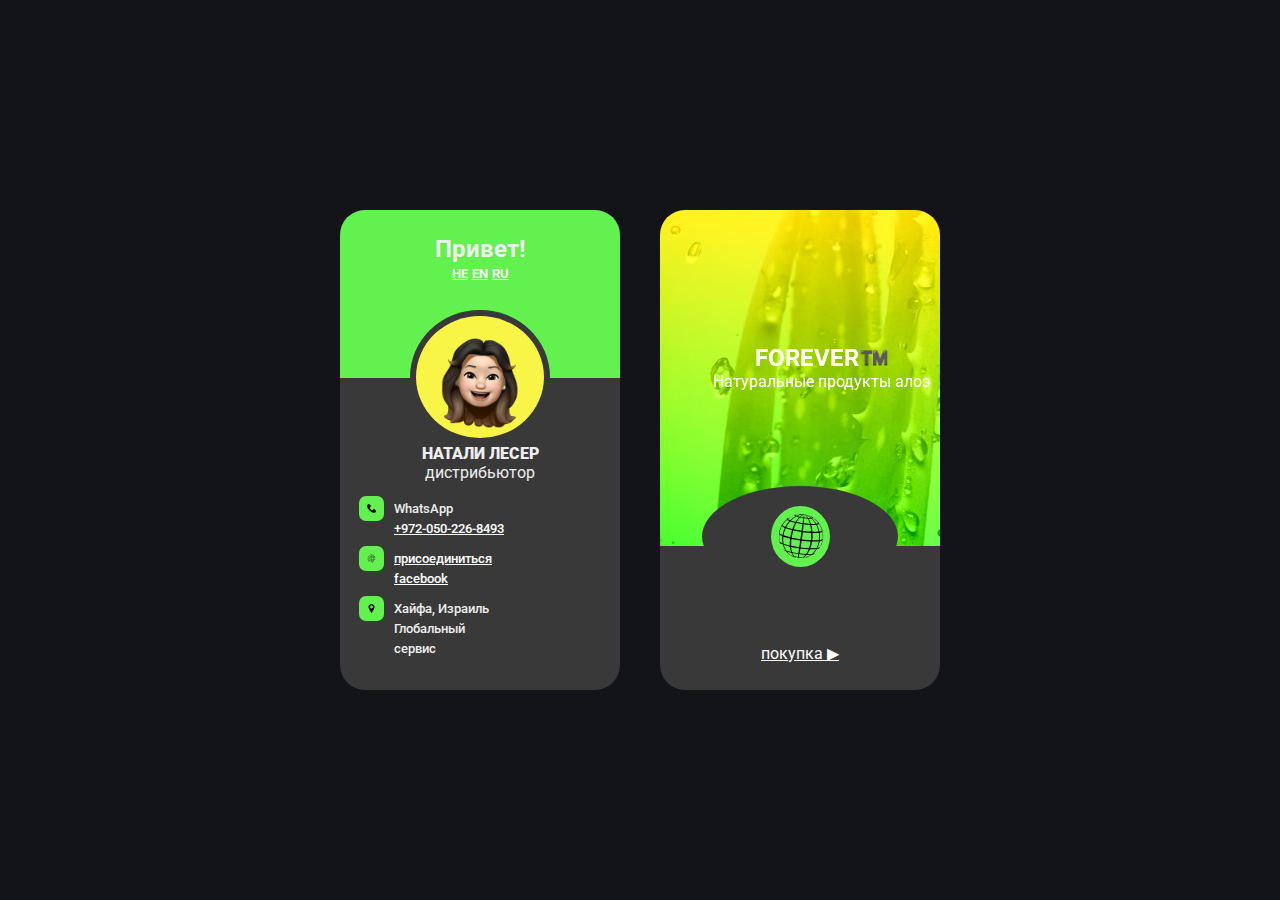
<file: index_ru.html>
<!DOCTYPE html>
<html lang="en">
<head>
    <meta charset="UTF-8">
    <meta name="viewport" content="width=device-width, initial-scale=1.0">
    <title>NataliLiser.com</title>
    <link rel="stylesheet" href="style.css">
    <link rel="icon" type="image/x-icon" href="/aloe-vera.ico">
</head>
<body>
      
      <div class="business2">
      
        <div class="front">
          <div class="red">
      
            <div class="head">
              <div>
                <h2>Привет!</h2>
                <div class="two">
                  <p><a href="index_he.html" style="color:white;">HE</a></p>
                  <p><a href="index.html" style="color:white;">EN</a></p>
                  <p><a href="index_ru.html" style="color:white;">RU</a></p>
              </div>
              </div>
            </div>
          </div>
          <div class="avatar">
            <div class="img">
      
              <img src="/profile_smile.webp" alt="">
            </div>
            <p>Натали Лесер</p>
            <p>дистрибьютор</p>
          </div>
          <div class="infos">
            <div>
              <svg version="1.1" id="Capa_1" xmlns="http://www.w3.org/2000/svg" xmlns:xlink="http://www.w3.org/1999/xlink" x="0px" y="0px" viewBox="0 0 513.64 513.64" style="enable-background:new 0 0 513.64 513.64;" xml:space="preserve">
                <path d="M499.66,376.96l-71.68-71.68c-25.6-25.6-69.12-15.359-79.36,17.92c-7.68,23.041-33.28,35.841-56.32,30.72
                                      c-51.2-12.8-120.32-79.36-133.12-133.12c-7.68-23.041,7.68-48.641,30.72-56.32c33.28-10.24,43.52-53.76,17.92-79.36l-71.68-71.68
                                      c-20.48-17.92-51.2-17.92-69.12,0l-48.64,48.64c-48.64,51.2,5.12,186.88,125.44,307.2c120.32,120.32,256,176.641,307.2,125.44
                                      l48.64-48.64C517.581,425.6,517.581,394.88,499.66,376.96z" />
              </svg>
              <div>
                <p>WhatsApp</p>
                <p><a href="https://wa.me/9720502268493" style="color:white;">+972-050-226-8493</a></p>
              </div>
            </div>
            <div>
              <svg xmlns="http://www.w3.org/2000/svg" viewBox="0 0 50 50">
                <g id="Layer_7" data-name="Layer 7">
                  <path style="fill: #000;;" d="M47,27.57h0a21.55,21.55,0,0,0-.43-7.29.71.71,0,0,0,0-.41l-.27-1.06-.13,0a22.07,22.07,0,0,0-3-6.15.7.7,0,0,0-.15-.63l-.54-.73-.1-.13-.06.05.05-.06-.13.1h0a.63.63,0,0,1,.16.36,22.51,22.51,0,0,0-5.18-4.8c0-.25-.17-.52-.64-.81L36.45,6l-.3-.18-.07,0-.35-.2-.08,0-.35-.19a17.5,17.5,0,0,0-6.69-1.95h0l-.5,0h-.05v0L28,3.41h0v0h0v0l0,0v0l-.52-.1h0a18.63,18.63,0,0,0-3.4-.32,18.29,18.29,0,0,0-4.49.56l-.43.11-.28.09c-.55.19-.66.44-.63.63a22.66,22.66,0,0,0-6.33,3.27.52.52,0,0,1,.28-.48L12.12,7h0l0,.06-.1-.12-.14.1-.72.55a.67.67,0,0,0-.3.72,22.35,22.35,0,0,0-4.67,5.28.59.59,0,0,1,.07-.29l0,0-.13-.08-.56.94a.75.75,0,0,0-.06.59,21.69,21.69,0,0,0-2.38,6.71h-.1L3,21.86,3,22.55a.59.59,0,0,0,0,.33,21.42,21.42,0,0,0,.47,7.36h0l0,.18c0,.13.07.27.1.39s.07.27.11.4l0,.11c.07.24.15.49.23.73s.23.59.35.9l.15-.06c-.12-.33-.24-.67-.35-1A6.69,6.69,0,0,0,5.9,33c.29.14.61.29,1,.43a19.65,19.65,0,0,0,2.43,5.77L8.73,39a4.46,4.46,0,0,1-1.47-1l0-.05L7.1,38l.67.87a4.3,4.3,0,0,0,1.45,1c.22.11.47.22.74.33a16.07,16.07,0,0,0,3.73,3.68l0,.1,1,.57.12.06.41.19c.4.21.81.41,1.23.58l.28.12.41.16h0l0-.07v-.08l-.41-.17-.12-.05c.45.13.94.26,1.46.38a5,5,0,0,0,1.8.84l.28.07,0-.08v-.08A3.64,3.64,0,0,1,19,45.87c.92.2,1.92.38,2.91.52-.05.49-.05.49,0,.51l.26,0c.12,0,.23-.14.36-.45,1,.13,2,.23,3,.28a4.78,4.78,0,0,1-1.29.18H24v.16l.45,0h.07a6.15,6.15,0,0,0,1.9-.31l.83,0,.79,0v.1l.55-.08.71-.13.24,0,1.14-.27v0a16.55,16.55,0,0,0,5.18-2.66,4.6,4.6,0,0,0,1.89-.59l.88-.65-.1-.13,0,0a4.29,4.29,0,0,1-1.63.55A19.58,19.58,0,0,0,40.88,38a4.78,4.78,0,0,0,2.72-1h0l.35-.56c.07-.11.13-.23.22-.37l0-.08-.07,0-.07,0,.08,0,.07,0-.14-.07L44,36a4.5,4.5,0,0,1-2.58,1,22.92,22.92,0,0,0,2.23-6.72,5.93,5.93,0,0,0,2.8-1A21.14,21.14,0,0,1,44.58,35l.15.07c.15-.3.29-.59.43-.85l.61-1.47a20.78,20.78,0,0,0,1-3.86.74.74,0,0,0,0-.14L47,28l.06-.44h0ZM12.12,7h0l0-.06Zm25,.09A22.56,22.56,0,0,1,42.28,12a3.56,3.56,0,0,1-2,.7A22.64,22.64,0,0,0,36,7.52,2.22,2.22,0,0,0,37.11,7.09ZM26.63,12.17c-2.08-.29-4.16-.67-6-1.08a24.15,24.15,0,0,1,3.06-4.55c1.15.26,2.43.49,3.71.67C27.15,8.6,26.9,10.28,26.63,12.17Zm1,1.18c2.29.3,4.5.5,6.61.6a39.57,39.57,0,0,1,.93,6.67c-2.59-.12-5.36-.37-8.24-.74C27.2,17.57,27.44,15.37,27.63,13.35Zm-10,4.9a44.29,44.29,0,0,1,2.51-6.2c2,.44,4.19.83,6.39,1.15-.29,2-.6,4.17-.94,6.49C22.81,19.29,20.06,18.8,17.58,18.25Zm7.79,2.63c-.33,2.36-.68,4.83-1,7.33-3-.43-6-1-8.72-1.57a52.4,52.4,0,0,1,1.6-7.23C19.76,20,22.57,20.48,25.37,20.88Zm-5.77-10a39.56,39.56,0,0,1-4.7-1.37,21.93,21.93,0,0,1,5.22-3.94A23.16,23.16,0,0,0,23,6.38,24.54,24.54,0,0,0,19.6,10.86Zm-.54,1A39.89,39.89,0,0,0,16.35,18a51.33,51.33,0,0,1-6.21-1.82,27,27,0,0,1,3.95-5.8A41.71,41.71,0,0,0,19.06,11.81ZM16,19.12a48,48,0,0,0-1.68,7.21,55.59,55.59,0,0,1-6.8-2,27.54,27.54,0,0,1,2.13-7.08A53.15,53.15,0,0,0,16,19.12Zm-.52,8.79c2.71.6,5.72,1.14,8.72,1.56-.35,2.47-.66,4.75-.95,6.8-2.79-.4-5.59-.91-8.12-1.46A44.68,44.68,0,0,1,15.44,27.91Zm9,9.59c2.86.37,5.62.62,8.2.74a21.87,21.87,0,0,1-2.58,4.88c-2.06-.1-4.26-.29-6.54-.59C23.82,41.12,24.13,39.43,24.45,37.5Zm.18-1c.34-2.08.69-4.36,1-6.78,3.15.41,6.18.68,9,.82A38.63,38.63,0,0,1,33,37.22C30.38,37.1,27.56,36.84,24.63,36.46Zm1.21-8c.34-2.46.66-4.93.95-7.34,2.95.38,5.78.64,8.44.77a46.87,46.87,0,0,1-.37,7.39C32,29.1,29,28.82,25.84,28.41ZM35,12.93a22.83,22.83,0,0,0-2.34-5.24h.8a18.54,18.54,0,0,0,2-.1,22,22,0,0,1,4.19,5.21A28.53,28.53,0,0,1,36.5,13ZM36.84,14a30,30,0,0,0,3.39-.17,26.22,26.22,0,0,1,2.38,6.65,38.68,38.68,0,0,1-4.19.2l-2,0A36,36,0,0,0,35.32,14ZM35.58,5.64l.1.06c.3.18.47.35.49.49a22.53,22.53,0,0,0-5.9-2.43A18.78,18.78,0,0,1,35.58,5.64Zm.49.78a2.23,2.23,0,0,1-1,.34,18.75,18.75,0,0,0-5.37-2.95A22.18,22.18,0,0,1,36.07,6.42ZM29,3.76a17.51,17.51,0,0,1,5.58,3.07c-.46,0-1,.07-1.61.07l-.82,0a11.07,11.07,0,0,0-3.21-3.11Zm-.83,0,.39,0a9.6,9.6,0,0,1,2.92,3.09c-1-.06-2.16-.16-3.32-.31A23.7,23.7,0,0,0,28.15,3.74Zm0,3.57c1.33.17,2.62.29,3.84.35a23.87,23.87,0,0,1,2,5.23c-2-.09-4.08-.28-6.25-.57C27.9,10.4,28,8.71,28.1,7.31Zm-.6-3.67.39.07c-.09.58-.24,1.52-.42,2.75-1.1-.16-2.21-.36-3.21-.58A8.79,8.79,0,0,1,27.5,3.64Zm-.35-.1a10.15,10.15,0,0,0-3.53,2.2A24.13,24.13,0,0,1,21.16,5,16.41,16.41,0,0,1,27,3.51Zm-6.5,1.29-.39-.18a2.55,2.55,0,0,1-.74-.48,22.22,22.22,0,0,1,6-.83c.32,0,.65,0,1,0A17.56,17.56,0,0,0,20.65,4.83Zm-1.23-1c0-.07.15-.18.46-.29a19.11,19.11,0,0,1,4.2-.47c.56,0,1.12,0,1.69.07h-.52a22.23,22.23,0,0,0-5.85.78A.29.29,0,0,1,19.42,3.84Zm-1.08.7a2.71,2.71,0,0,0,.93.64l.32.15a22.69,22.69,0,0,0-5.4,3.88c-.25-.11-.49-.21-.71-.32a4.1,4.1,0,0,1-1.44-1A22.47,22.47,0,0,1,18.34,4.54Zm-7.25,4.1a4.3,4.3,0,0,0,1.57,1.1c.21.11.45.21.7.32a26.27,26.27,0,0,0-4.09,5.75l-.93-.42A5.27,5.27,0,0,1,6.42,14,22.86,22.86,0,0,1,11.09,8.64ZM5.73,31.9a5.27,5.27,0,0,1-2-1.39,21.22,21.22,0,0,1-.5-7.15,6.6,6.6,0,0,0,2.07,1.41l1,.47a23.73,23.73,0,0,0,.24,7.06ZM6.55,24c-.36-.15-.69-.31-1-.46A5.52,5.52,0,0,1,3.44,22,21.69,21.69,0,0,1,5.8,15.11a5.76,5.76,0,0,0,2,1.37l1,.43A26.27,26.27,0,0,0,6.55,24Zm.76,1.64a55.59,55.59,0,0,0,6.8,2,39,39,0,0,0-.28,6.92,52.28,52.28,0,0,1-6.31-1.86A24.34,24.34,0,0,1,7.31,25.61Zm.45,8.2a53.4,53.4,0,0,0,6.15,1.8A22.74,22.74,0,0,0,15,41a40.1,40.1,0,0,1-4.88-1.44A18.92,18.92,0,0,1,7.76,33.81Zm7.08,10.54a14.63,14.63,0,0,1-4.07-3.83,41.09,41.09,0,0,0,4.56,1.32,9.66,9.66,0,0,0,2.13,3.3A23,23,0,0,1,14.84,44.35ZM21.91,46c-1.25-.18-2.51-.4-3.64-.65a8.63,8.63,0,0,1-1.94-3.26c1.85.41,3.91.77,6,1.07C22.11,44.39,22,45.36,21.91,46Zm.47-3.61c-2.18-.31-4.36-.7-6.33-1.14a23.55,23.55,0,0,1-.9-5.34c2.46.54,5.2,1,7.92,1.42C22.8,39.26,22.57,41,22.38,42.37Zm4,4.05c-1.18-.06-2.45-.17-3.76-.34a26.78,26.78,0,0,0,.72-2.8c2.13.28,4.19.47,6.15.56A9.17,9.17,0,0,1,26.41,46.42Zm3.44-.06a18.28,18.28,0,0,1-2,.1h-.57a10.42,10.42,0,0,0,3.27-2.56l1.5,0a28.51,28.51,0,0,0,3-.13A15.78,15.78,0,0,1,29.85,46.36ZM36,43a29.42,29.42,0,0,1-3.36.16c-.46,0-.94,0-1.45,0A21.19,21.19,0,0,0,34,38.3l2,0a37.25,37.25,0,0,0,4.11-.2A19.25,19.25,0,0,1,36,43Zm4.6-5.93a37.68,37.68,0,0,1-4.29.21l-1.94,0a35.12,35.12,0,0,0,1.73-6.72c.74,0,1.46,0,2.13,0a40,40,0,0,0,4.58-.23A23.15,23.15,0,0,1,40.59,37.09Zm2.4-8a40.42,40.42,0,0,1-4.61.23l-2.11,0a41.66,41.66,0,0,0,.28-7.4l2,0a37.87,37.87,0,0,0,4.3-.21A26.46,26.46,0,0,1,43,29.09ZM40.93,13.75A4.06,4.06,0,0,0,43,13a22.51,22.51,0,0,1,3,6.43,4.68,4.68,0,0,1-2.6,1A25.36,25.36,0,0,0,40.93,13.75ZM46.7,27.9A5.08,5.08,0,0,1,43.87,29a25.73,25.73,0,0,0-.2-7.38,5.34,5.34,0,0,0,2.66-.95A21.61,21.61,0,0,1,46.7,27.9Z" />
                </g>
              </svg>
              <div>
                <p><a href="https://tinyurl.com/nataliliser" style="color:white;">присоединиться</a></p>
                <p><a href="https://www.facebook.com/aloelife2020" style="color:white;">facebook</a></p>
              </div>
            </div>
            <div>
              <svg version="1.1" id="Layer_1" xmlns="http://www.w3.org/2000/svg" xmlns:xlink="http://www.w3.org/1999/xlink" x="0px" y="0px" viewBox="0 0 512 512" style="enable-background:new 0 0 512 512;" xml:space="preserve">
                <path d="M256,0C161.896,0,85.333,76.563,85.333,170.667c0,28.25,7.063,56.26,20.49,81.104L246.667,506.5
                                      c1.875,3.396,5.448,5.5,9.333,5.5s7.458-2.104,9.333-5.5l140.896-254.813c13.375-24.76,20.438-52.771,20.438-81.021
                                      C426.667,76.563,350.104,0,256,0z M256,256c-47.052,0-85.333-38.281-85.333-85.333c0-47.052,38.281-85.333,85.333-85.333
                                      s85.333,38.281,85.333,85.333C341.333,217.719,303.052,256,256,256z" />
              </svg>
              <div>
                <p>Хайфа, Израиль</p>
                <p>Глобальный</p>
                <p>сервис</p>
              </div>
            </div>
          </div>
        </div>
      
        <!-- back -->
        <div class="back">
          <div class="top">
            <div>
              <h2>FOREVER™️</h2>
              <p>Натуральные продукты алоэ</p>
            </div>
          </div>
          <div class="webicon">
            <div>
              <svg xmlns="http://www.w3.org/2000/svg" viewBox="0 0 50 50">
                <g id="Layer_7" data-name="Layer 7">
                  <path style=" fill: #000;" d="M47,27.57h0a21.55,21.55,0,0,0-.43-7.29.71.71,0,0,0,0-.41l-.27-1.06-.13,0a22.07,22.07,0,0,0-3-6.15.7.7,0,0,0-.15-.63l-.54-.73-.1-.13-.06.05.05-.06-.13.1h0a.63.63,0,0,1,.16.36,22.51,22.51,0,0,0-5.18-4.8c0-.25-.17-.52-.64-.81L36.45,6l-.3-.18-.07,0-.35-.2-.08,0-.35-.19a17.5,17.5,0,0,0-6.69-1.95h0l-.5,0h-.05v0L28,3.41h0v0h0v0l0,0v0l-.52-.1h0a18.63,18.63,0,0,0-3.4-.32,18.29,18.29,0,0,0-4.49.56l-.43.11-.28.09c-.55.19-.66.44-.63.63a22.66,22.66,0,0,0-6.33,3.27.52.52,0,0,1,.28-.48L12.12,7h0l0,.06-.1-.12-.14.1-.72.55a.67.67,0,0,0-.3.72,22.35,22.35,0,0,0-4.67,5.28.59.59,0,0,1,.07-.29l0,0-.13-.08-.56.94a.75.75,0,0,0-.06.59,21.69,21.69,0,0,0-2.38,6.71h-.1L3,21.86,3,22.55a.59.59,0,0,0,0,.33,21.42,21.42,0,0,0,.47,7.36h0l0,.18c0,.13.07.27.1.39s.07.27.11.4l0,.11c.07.24.15.49.23.73s.23.59.35.9l.15-.06c-.12-.33-.24-.67-.35-1A6.69,6.69,0,0,0,5.9,33c.29.14.61.29,1,.43a19.65,19.65,0,0,0,2.43,5.77L8.73,39a4.46,4.46,0,0,1-1.47-1l0-.05L7.1,38l.67.87a4.3,4.3,0,0,0,1.45,1c.22.11.47.22.74.33a16.07,16.07,0,0,0,3.73,3.68l0,.1,1,.57.12.06.41.19c.4.21.81.41,1.23.58l.28.12.41.16h0l0-.07v-.08l-.41-.17-.12-.05c.45.13.94.26,1.46.38a5,5,0,0,0,1.8.84l.28.07,0-.08v-.08A3.64,3.64,0,0,1,19,45.87c.92.2,1.92.38,2.91.52-.05.49-.05.49,0,.51l.26,0c.12,0,.23-.14.36-.45,1,.13,2,.23,3,.28a4.78,4.78,0,0,1-1.29.18H24v.16l.45,0h.07a6.15,6.15,0,0,0,1.9-.31l.83,0,.79,0v.1l.55-.08.71-.13.24,0,1.14-.27v0a16.55,16.55,0,0,0,5.18-2.66,4.6,4.6,0,0,0,1.89-.59l.88-.65-.1-.13,0,0a4.29,4.29,0,0,1-1.63.55A19.58,19.58,0,0,0,40.88,38a4.78,4.78,0,0,0,2.72-1h0l.35-.56c.07-.11.13-.23.22-.37l0-.08-.07,0-.07,0,.08,0,.07,0-.14-.07L44,36a4.5,4.5,0,0,1-2.58,1,22.92,22.92,0,0,0,2.23-6.72,5.93,5.93,0,0,0,2.8-1A21.14,21.14,0,0,1,44.58,35l.15.07c.15-.3.29-.59.43-.85l.61-1.47a20.78,20.78,0,0,0,1-3.86.74.74,0,0,0,0-.14L47,28l.06-.44h0ZM12.12,7h0l0-.06Zm25,.09A22.56,22.56,0,0,1,42.28,12a3.56,3.56,0,0,1-2,.7A22.64,22.64,0,0,0,36,7.52,2.22,2.22,0,0,0,37.11,7.09ZM26.63,12.17c-2.08-.29-4.16-.67-6-1.08a24.15,24.15,0,0,1,3.06-4.55c1.15.26,2.43.49,3.71.67C27.15,8.6,26.9,10.28,26.63,12.17Zm1,1.18c2.29.3,4.5.5,6.61.6a39.57,39.57,0,0,1,.93,6.67c-2.59-.12-5.36-.37-8.24-.74C27.2,17.57,27.44,15.37,27.63,13.35Zm-10,4.9a44.29,44.29,0,0,1,2.51-6.2c2,.44,4.19.83,6.39,1.15-.29,2-.6,4.17-.94,6.49C22.81,19.29,20.06,18.8,17.58,18.25Zm7.79,2.63c-.33,2.36-.68,4.83-1,7.33-3-.43-6-1-8.72-1.57a52.4,52.4,0,0,1,1.6-7.23C19.76,20,22.57,20.48,25.37,20.88Zm-5.77-10a39.56,39.56,0,0,1-4.7-1.37,21.93,21.93,0,0,1,5.22-3.94A23.16,23.16,0,0,0,23,6.38,24.54,24.54,0,0,0,19.6,10.86Zm-.54,1A39.89,39.89,0,0,0,16.35,18a51.33,51.33,0,0,1-6.21-1.82,27,27,0,0,1,3.95-5.8A41.71,41.71,0,0,0,19.06,11.81ZM16,19.12a48,48,0,0,0-1.68,7.21,55.59,55.59,0,0,1-6.8-2,27.54,27.54,0,0,1,2.13-7.08A53.15,53.15,0,0,0,16,19.12Zm-.52,8.79c2.71.6,5.72,1.14,8.72,1.56-.35,2.47-.66,4.75-.95,6.8-2.79-.4-5.59-.91-8.12-1.46A44.68,44.68,0,0,1,15.44,27.91Zm9,9.59c2.86.37,5.62.62,8.2.74a21.87,21.87,0,0,1-2.58,4.88c-2.06-.1-4.26-.29-6.54-.59C23.82,41.12,24.13,39.43,24.45,37.5Zm.18-1c.34-2.08.69-4.36,1-6.78,3.15.41,6.18.68,9,.82A38.63,38.63,0,0,1,33,37.22C30.38,37.1,27.56,36.84,24.63,36.46Zm1.21-8c.34-2.46.66-4.93.95-7.34,2.95.38,5.78.64,8.44.77a46.87,46.87,0,0,1-.37,7.39C32,29.1,29,28.82,25.84,28.41ZM35,12.93a22.83,22.83,0,0,0-2.34-5.24h.8a18.54,18.54,0,0,0,2-.1,22,22,0,0,1,4.19,5.21A28.53,28.53,0,0,1,36.5,13ZM36.84,14a30,30,0,0,0,3.39-.17,26.22,26.22,0,0,1,2.38,6.65,38.68,38.68,0,0,1-4.19.2l-2,0A36,36,0,0,0,35.32,14ZM35.58,5.64l.1.06c.3.18.47.35.49.49a22.53,22.53,0,0,0-5.9-2.43A18.78,18.78,0,0,1,35.58,5.64Zm.49.78a2.23,2.23,0,0,1-1,.34,18.75,18.75,0,0,0-5.37-2.95A22.18,22.18,0,0,1,36.07,6.42ZM29,3.76a17.51,17.51,0,0,1,5.58,3.07c-.46,0-1,.07-1.61.07l-.82,0a11.07,11.07,0,0,0-3.21-3.11Zm-.83,0,.39,0a9.6,9.6,0,0,1,2.92,3.09c-1-.06-2.16-.16-3.32-.31A23.7,23.7,0,0,0,28.15,3.74Zm0,3.57c1.33.17,2.62.29,3.84.35a23.87,23.87,0,0,1,2,5.23c-2-.09-4.08-.28-6.25-.57C27.9,10.4,28,8.71,28.1,7.31Zm-.6-3.67.39.07c-.09.58-.24,1.52-.42,2.75-1.1-.16-2.21-.36-3.21-.58A8.79,8.79,0,0,1,27.5,3.64Zm-.35-.1a10.15,10.15,0,0,0-3.53,2.2A24.13,24.13,0,0,1,21.16,5,16.41,16.41,0,0,1,27,3.51Zm-6.5,1.29-.39-.18a2.55,2.55,0,0,1-.74-.48,22.22,22.22,0,0,1,6-.83c.32,0,.65,0,1,0A17.56,17.56,0,0,0,20.65,4.83Zm-1.23-1c0-.07.15-.18.46-.29a19.11,19.11,0,0,1,4.2-.47c.56,0,1.12,0,1.69.07h-.52a22.23,22.23,0,0,0-5.85.78A.29.29,0,0,1,19.42,3.84Zm-1.08.7a2.71,2.71,0,0,0,.93.64l.32.15a22.69,22.69,0,0,0-5.4,3.88c-.25-.11-.49-.21-.71-.32a4.1,4.1,0,0,1-1.44-1A22.47,22.47,0,0,1,18.34,4.54Zm-7.25,4.1a4.3,4.3,0,0,0,1.57,1.1c.21.11.45.21.7.32a26.27,26.27,0,0,0-4.09,5.75l-.93-.42A5.27,5.27,0,0,1,6.42,14,22.86,22.86,0,0,1,11.09,8.64ZM5.73,31.9a5.27,5.27,0,0,1-2-1.39,21.22,21.22,0,0,1-.5-7.15,6.6,6.6,0,0,0,2.07,1.41l1,.47a23.73,23.73,0,0,0,.24,7.06ZM6.55,24c-.36-.15-.69-.31-1-.46A5.52,5.52,0,0,1,3.44,22,21.69,21.69,0,0,1,5.8,15.11a5.76,5.76,0,0,0,2,1.37l1,.43A26.27,26.27,0,0,0,6.55,24Zm.76,1.64a55.59,55.59,0,0,0,6.8,2,39,39,0,0,0-.28,6.92,52.28,52.28,0,0,1-6.31-1.86A24.34,24.34,0,0,1,7.31,25.61Zm.45,8.2a53.4,53.4,0,0,0,6.15,1.8A22.74,22.74,0,0,0,15,41a40.1,40.1,0,0,1-4.88-1.44A18.92,18.92,0,0,1,7.76,33.81Zm7.08,10.54a14.63,14.63,0,0,1-4.07-3.83,41.09,41.09,0,0,0,4.56,1.32,9.66,9.66,0,0,0,2.13,3.3A23,23,0,0,1,14.84,44.35ZM21.91,46c-1.25-.18-2.51-.4-3.64-.65a8.63,8.63,0,0,1-1.94-3.26c1.85.41,3.91.77,6,1.07C22.11,44.39,22,45.36,21.91,46Zm.47-3.61c-2.18-.31-4.36-.7-6.33-1.14a23.55,23.55,0,0,1-.9-5.34c2.46.54,5.2,1,7.92,1.42C22.8,39.26,22.57,41,22.38,42.37Zm4,4.05c-1.18-.06-2.45-.17-3.76-.34a26.78,26.78,0,0,0,.72-2.8c2.13.28,4.19.47,6.15.56A9.17,9.17,0,0,1,26.41,46.42Zm3.44-.06a18.28,18.28,0,0,1-2,.1h-.57a10.42,10.42,0,0,0,3.27-2.56l1.5,0a28.51,28.51,0,0,0,3-.13A15.78,15.78,0,0,1,29.85,46.36ZM36,43a29.42,29.42,0,0,1-3.36.16c-.46,0-.94,0-1.45,0A21.19,21.19,0,0,0,34,38.3l2,0a37.25,37.25,0,0,0,4.11-.2A19.25,19.25,0,0,1,36,43Zm4.6-5.93a37.68,37.68,0,0,1-4.29.21l-1.94,0a35.12,35.12,0,0,0,1.73-6.72c.74,0,1.46,0,2.13,0a40,40,0,0,0,4.58-.23A23.15,23.15,0,0,1,40.59,37.09Zm2.4-8a40.42,40.42,0,0,1-4.61.23l-2.11,0a41.66,41.66,0,0,0,.28-7.4l2,0a37.87,37.87,0,0,0,4.3-.21A26.46,26.46,0,0,1,43,29.09ZM40.93,13.75A4.06,4.06,0,0,0,43,13a22.51,22.51,0,0,1,3,6.43,4.68,4.68,0,0,1-2.6,1A25.36,25.36,0,0,0,40.93,13.75ZM46.7,27.9A5.08,5.08,0,0,1,43.87,29a25.73,25.73,0,0,0-.2-7.38,5.34,5.34,0,0,0,2.66-.95A21.61,21.61,0,0,1,46.7,27.9Z" />
                </g>
              </svg>
            </div>
          </div>
          <p><a href="https://flpil.co.il/?agent=39974" style="color:white;">покупка ▶</a></p>
          
          
        </div>
      
      </div>
</body>
</html>
</file>
<file: style.css>
@import url("https://fonts.googleapis.com/css2?family=Roboto:wght@100;300;400;500;700;900&display=swap");

* {
  --dark: #393939;
  --red: #62f14f; #-green
}

body {
  margin: 0;
  font-family: Roboto, Arial, Helvetica, sans-serif;
  position: relative;
}

.credit {
  position: absolute;
  top: 15px;
  right: 10px;
  border-radius: 10px;
  padding: 10px;
  background-color: rgb(248, 92, 113);
      cursor: pointer;
    z-index: 2;
    overflow: hidden;
}

.credit a {
  text-decoration: none;
  color: #eee;
  padding:10px;
}

.credit:after {
  box-sizing: border-box;
  content: "";
  border: 8px solid;
  border-color: transparent transparent transparent #eee;
  width: 8px;
  height: 8px;
  position: absolute;
  right: 1px;
  top: 50%;
  transform: translateY(-50%);
  transition: all 0.5s;
}
.credit:hover::after {
  right: -3px;
}

.test {
    background-color: #1769ff;
    width: 100%;
    height: 100%;
    position: absolute;
    top: 0;
    left: -100%;
    transition: .5s ease-in-out;
    z-index: -1;
}

.credit:hover .test {
    left: 0;
}
.business2 {
  display: flex;
  align-items: center;
  min-height: 100vh;
  justify-content: center;
  background-color: #131417;
}

.business2 .front,
.business2 .back {
  background-color: var(--dark);
  width: 280px;
  height: 480px;
  margin: 20px;
  border-radius: 25px;
  overflow: hidden;
  position: relative;
}

.business2 svg {
  width: 50px;
}

.business2 h1,
.business2 h2,
.business2 p {
  margin: 0;
  color: #eee;
}

.business2 .red {
  height: 35%;
  background-color: var(--red);
}

.business2 .head {
  display: flex;
  justify-content: center;
  padding: 25px 0;
}

.business2 .head img {
  width: 40px;
}

.business2 .head > div {
  text-align: center;
  margin: 0 10px;
  #text-transform: uppercase;
}

.business2 .head > div p {
  font-size: 0.8rem;
  font-weight: 600;
}

.business2 .avatar {
  position: absolute;
  width: 50%;
  left: 50%;
  top: 100px;
  transform: translate(-50%);
  text-align: center;
}

.business2 .img {
  background-color: #f8f546;#fae24c
  padding: 10px;
  box-sizing: border-box;
  border-radius: 50%;
  border: 6px solid var(--dark);
  height: 100%;
  display: flex;
  align-items: center;
  justify-content: center;
}

.business2 .img img {
  width: 80%;
  padding: 10px 0;
}

.business2 .avatar p:nth-of-type(1) {
  text-transform: uppercase;
  font-weight: 900;
}

.business2 .infos {
  position: absolute;
  bottom: 5%;
  left: 5%;
}

.business2 .infos > div {
  display: flex;
  margin: 5px;
}

.business2 .infos > div svg {
  width: 25px;
  height: 25px;
  margin-right: 10px;
  background-color: var(--red);
  padding: 8px;
  border-radius: 7px;
}

.business2 .infos > div p {
  font-size: 0.8rem;
  margin: 5px 0;
  font-weight: 500;
}

/* back*/
.business2 .back .top {
  width: 100%;
  box-sizing: border-box;
  height: 70%;
  background: url("/aloe.jpg")
    center;
  filter: contrast(160%);
  position: relative;
}

.business2 .back .top::after {
  content: "";
  width: 100%;
  height: 100%;
  position: absolute;
  z-index: 10;
  background: linear-gradient(rgba(236, 209, 52, 0.8), rgba(54, 240, 8, 0.5));
}

.business2 .back .top {
  position: relative;
}

.business2 .back .top div img {
  width: 40px;
  margin: 10px;
}

.business2 .back .top div {
  position: absolute;
  display: flex;
  flex-direction: column;
  align-items: center;
  top: 40%;
  left: 19%;
  z-index: 11;
  filter: contrast(80%);
  #text-transform: uppercase;
}

.webicon {
  background-color: var(--dark);
  border-radius: 50%;
  width: 70%;
  padding: 20px 0;
  position: absolute;
  top: calc(70% - 60px);
  left: 15%;
  display: flex;
  align-items: center;
  justify-content: center;
}

.webicon div {
  background-color: var(--red);
  border-radius: 50%;
  padding: 5px 4px 2px 5px;
}

.business2 .back > p  {
  text-align: center;
  margin-top: 35%;
  color: var(--red);
}

* { box-sizing: border-box; }
.two { width: 7em; max-width: 100%; }
.two p { display: inline-block; max-width: 50%; }
.two p:nth-child(1) { float: 1px;; }
.two p:nth-child(2) { float:center; }
.two p:nth-child(3) {float:3px;}
</file>
